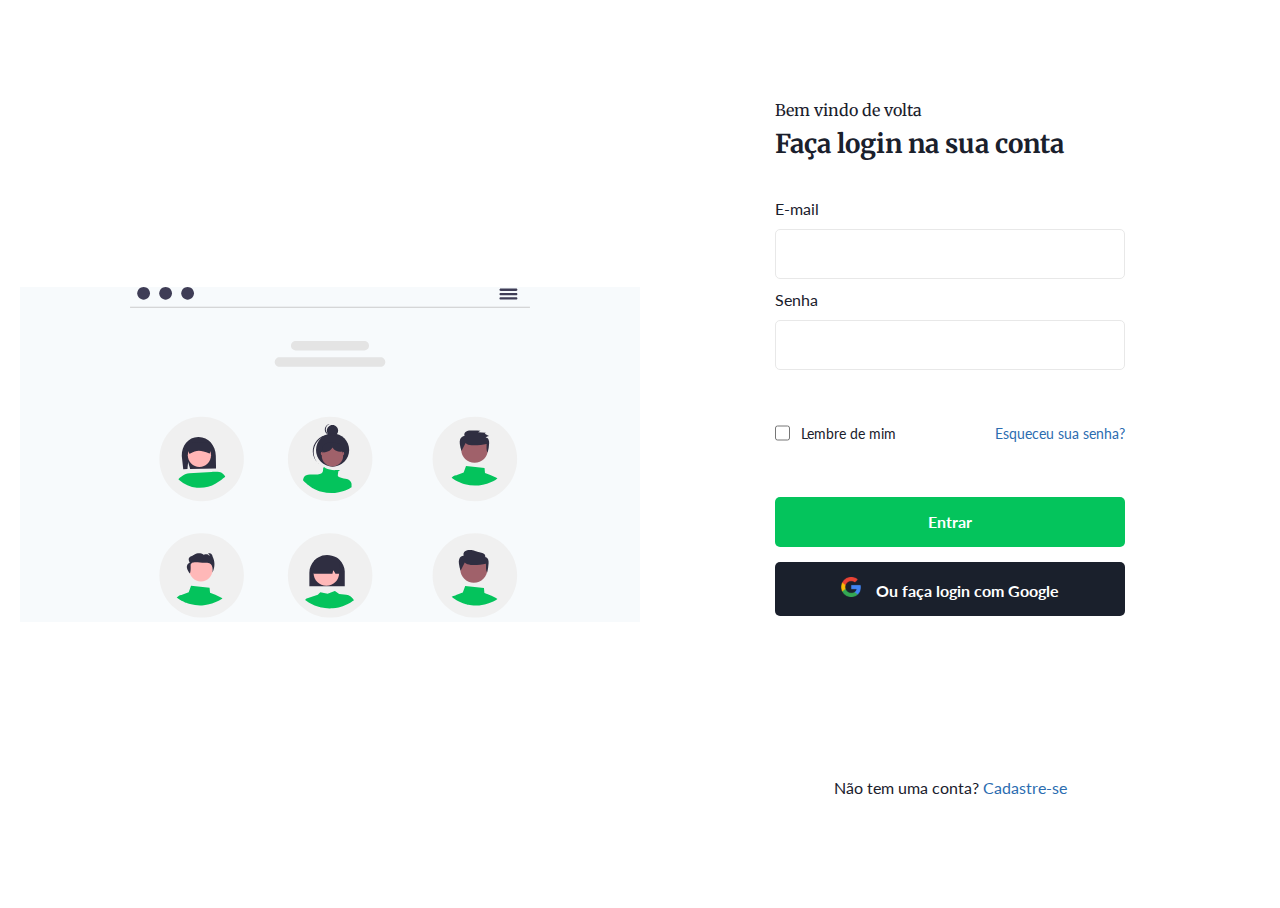
<file: index.html>
<!DOCTYPE html>
<html lang="en">
<head>
    <meta charset="UTF-8">
    <meta http-equiv="X-UA-Compatible" content="IE=edge">
    <meta name="viewport" content="width=device-width, initial-scale=1.0">
    <link rel="stylesheet" href="style.css">
    <title>Bem vindo</title>
</head>
<body>
    <main>
        <section class="interface">
            <figure>
                <img src="images/undraw_About_us_page_re_2jfm 1.svg" alt="">
            </figure>
        </section>
        <section class="login">
            <div class="wrapper-login">
                <h2>Bem vindo de volta</h2>
                <h1>Faça login na sua conta</h1>
                <p>E-mail</p>
                <input></input>
                <p>Senha</p>
                <input type="password"></input>
                <div class="options">
                    <label>
                        <input type="checkbox">
                        <h3>Lembre de mim</h3>
                    </label>
                    <h3><a href="">Esqueceu sua senha?</a></h3>
                </div>
                <p class="button button1"><a href="">Entrar</a></p>
                <p class="button button2"><a href=""><img src="images/iconfinder_Google_1298745 1google.svg" alt=""> Ou faça login com Google</a></p>
                <footer>
                    <p>Não tem uma conta? <a href="">Cadastre-se</a></p>
                </footer>
            </div>
        </section>
    </main>
</body>
</html>
</file>
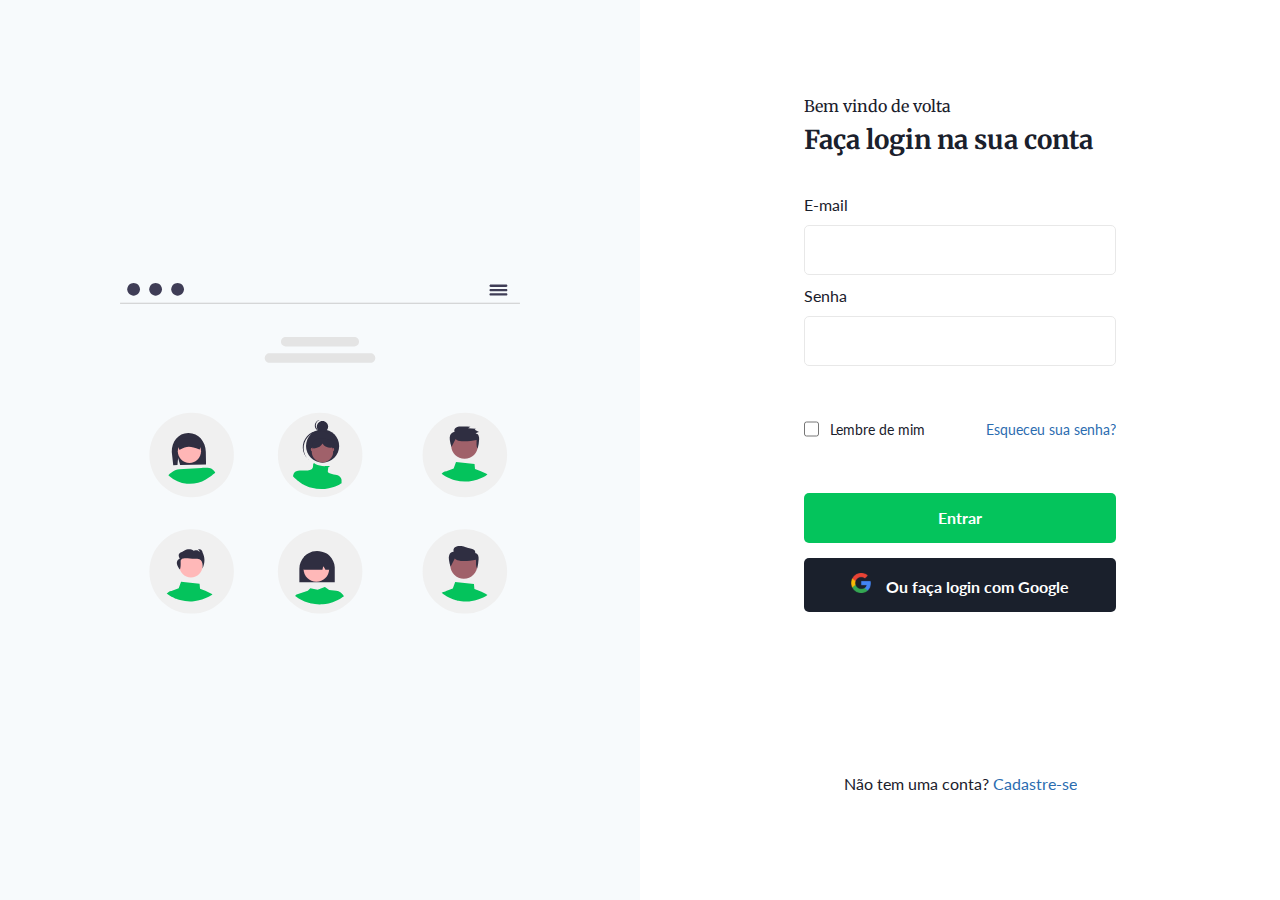
<file: desktop/index.html>
<!DOCTYPE html>
<html lang="en">
<head>
    <meta charset="UTF-8">
    <meta http-equiv="X-UA-Compatible" content="IE=edge">
    <meta name="viewport" content="width=device-width, initial-scale=1.0">
    <link rel="stylesheet" href="style.css">
    <title>Bem vindo</title>
</head>
<body>
    <section class="left">
        <figure>
            <img src="images/undraw_About_us_page_re_2jfm 1.svg" alt="">
        </figure>
    </section>
    <section class="login">
        <div class="wrapper-login">
            <h2>Bem vindo de volta</h2>
            <h1>Faça login na sua conta</h1>
            <p>E-mail</p>
            <input></input>
            <p>Senha</p>
            <input type="password"></input>
            <div class="options">
                <label>
                    <input type="checkbox">
                    <h3>Lembre de mim</h3>
                </label>
                <h3><a href="">Esqueceu sua senha?</a></h3>
            </div>
            <p class="button button1"><a href="">Entrar</a></p>
            <p class="button button2"><a href=""><img src="images/iconfinder_Google_1298745 1google.svg" alt=""> Ou faça login com Google</a></p>
            <footer>
                <p>Não tem uma conta? <a href="">Cadastre-se</a></p>
            </footer>
        </div>
    </section>
</body>
</html>
</file>
<file: style.css>
@import url("https://fonts.googleapis.com/css2?family=Lato:ital,wght@0,100;0,300;0,400;0,700;0,900;1,100;1,300;1,400;1,700;1,900&family=Merriweather:ital,wght@0,300;0,400;0,700;0,900;1,300;1,400;1,700;1,900&display=swap");

* {
    margin: 0;
    padding: 0;
    box-sizing: border-box;
}

main {
    width: 100vw;
    display: flex;
    color: #1a202c;
    justify-content: center;
    align-items: center;
    padding: 50px 20px;
}

.interface {
    display: none;
}

.login {
    width: 100%;
    display: flex;
    align-items: center;
    justify-content: center;
}

.wrapper-login {
    width: 350px;
}

h2 {
    font-family: "Merriweather";
    font-style: normal;
    font-weight: 400;
    font-size: 16px;
    line-height: 20px;
}

h1 {
    margin-top: 7px;
    margin-bottom: 39px;
    font-family: "Merriweather";
    font-style: normal;
    font-weight: 700;
    font-size: 26px;
    line-height: 33px;
}

.options h3 {
    font-family: "Lato";
    font-weight: 400;
    font-size: 14px;
    line-height: 17px;
}

a {
    text-decoration: none;
    color: #2b6cb0;
}

a:visited {
    color: #2b6cb0;
}

p {
    margin-bottom: 11px;
    font-family: "Lato";
    font-style: normal;
    font-weight: 400;
    font-size: 16px;
    line-height: 19px;
}

input {
    margin-bottom: 11px;
    padding-inline: 20px;
    height: 50px;
    border: 1px solid #e8e8e8;
    border-radius: 5px;
    width: 100%;
}

.options {
    margin-top: 17px;
    margin-bottom: 11px;
    display: flex;
    justify-content: space-between;
    align-items: center;
}

label {
    display: flex;
    align-items: center;
    gap: 11px;
}

label input {
    width: 15px;
    margin-top: 10px;
}

footer {
    margin-top: 162px;
    display: flex;
    justify-content: center;
}

.button {
    padding: 15px 0 16px 0;
    display: flex;
    align-items: stretch;
    font-family: "Lato";
    font-style: normal;
    font-weight: 700;
    font-size: 16px;
    line-height: 19px;
    border-radius: 5px;
    justify-content: space-around;
    color: #fff;
    margin-top: 15px;
}

.button a:visited {
    color: #fff;
}

.button1 {
    margin-top: 28px;
    background-color: #04c45c;
}

.button2 {
    margin-top: 15px;
    background-color: #1a202c;
}

.button2 img {
    margin-right: 11px;
}

@media only screen and (min-width: 900px) {
    
    main {
        width: 100vw;
        display: flex;
        color: #1a202c;
        justify-content: center;
        align-items: center;
        padding: 100px 20px;
    }

    .interface {
        width: 50%;
        height: 100%;
        display: flex;
        align-items: center;
        justify-content: center;
        background-color: #f7fafc;
    }

    fugure img {
        max-width: 27.78vw;
    }

    .login {
        width: 50%;
    }
}
</file>
<file: desktop/style.css>
@import url("https://fonts.googleapis.com/css2?family=Lato:ital,wght@0,100;0,300;0,400;0,700;0,900;1,100;1,300;1,400;1,700;1,900&family=Merriweather:ital,wght@0,300;0,400;0,700;0,900;1,300;1,400;1,700;1,900&display=swap");

* {
    margin: 0;
    padding: 0;
    box-sizing: border-box;
}

body {
    width: 100vw;
    height: 100vh;
    display: flex;
    color: #1a202c;
}

.left {
    width: 50%;
    display: flex;
    align-items: center;
    justify-content: center;
    background-color: #f7fafc;
}

fugure img {
    width: 27.78vw;
    height: 36.74vh;
}

.login {
    width: 50%;
    display: flex;
    align-items: center;
    justify-content: center;
}

.wrapper-login {
    width: 24.31vw;
    max-width: 350px;
}

h2 {
    font-family: "Merriweather";
    font-style: normal;
    font-weight: 400;
    font-size: 16px;
    line-height: 20px;
}

h1 {
    margin-top: 7px;
    margin-bottom: 39px;
    font-family: "Merriweather";
    font-style: normal;
    font-weight: 700;
    font-size: 26px;
    line-height: 33px;
}

.options h3 {
    font-family: 'Lato';
    font-weight: 400;
    font-size: 14px;
    line-height: 17px;
}

a {
    text-decoration: none;
    color: #2b6cb0;
}

a:visited {
    color: #2b6cb0;
}

p {
    margin-bottom: 11px;
    font-family: "Lato";
    font-style: normal;
    font-weight: 400;
    font-size: 16px;
    line-height: 19px;
}

input {
    margin-bottom: 11px;
    padding-inline: 20px;
    height: 50px;
    border: 1px solid #e8e8e8;
    border-radius: 5px;
    width: 100%;
}

.options {
    margin-top: 17px;
    margin-bottom: 11px;
    display: flex;
    justify-content: space-between;
    align-items: center;
}

label {
    display: flex;
    align-items: center;
    gap: 11px;
}

label input {
    width: 15px;
    margin-top: 10px;
}

footer {
    margin-top: 162px;
    display: flex;
    justify-content: center;
}

.button {
    padding: 15px 0 16px 0;
    display: flex;
    align-items: stretch;
    font-family: "Lato";
    font-style: normal;
    font-weight: 700;
    font-size: 16px;
    line-height: 19px;
    border-radius: 5px;
    justify-content: space-around;
    color: #fff;
    margin-top: 15px;
}

.button a:visited {
    color: #fff;
}

.button1 {
    margin-top: 28px;
    background-color: #04C45C;
}

.button2 {
    margin-top: 15px;
    background-color: #1A202C;
}

.button2 img {
    margin-right: 11px;
}
</file>
